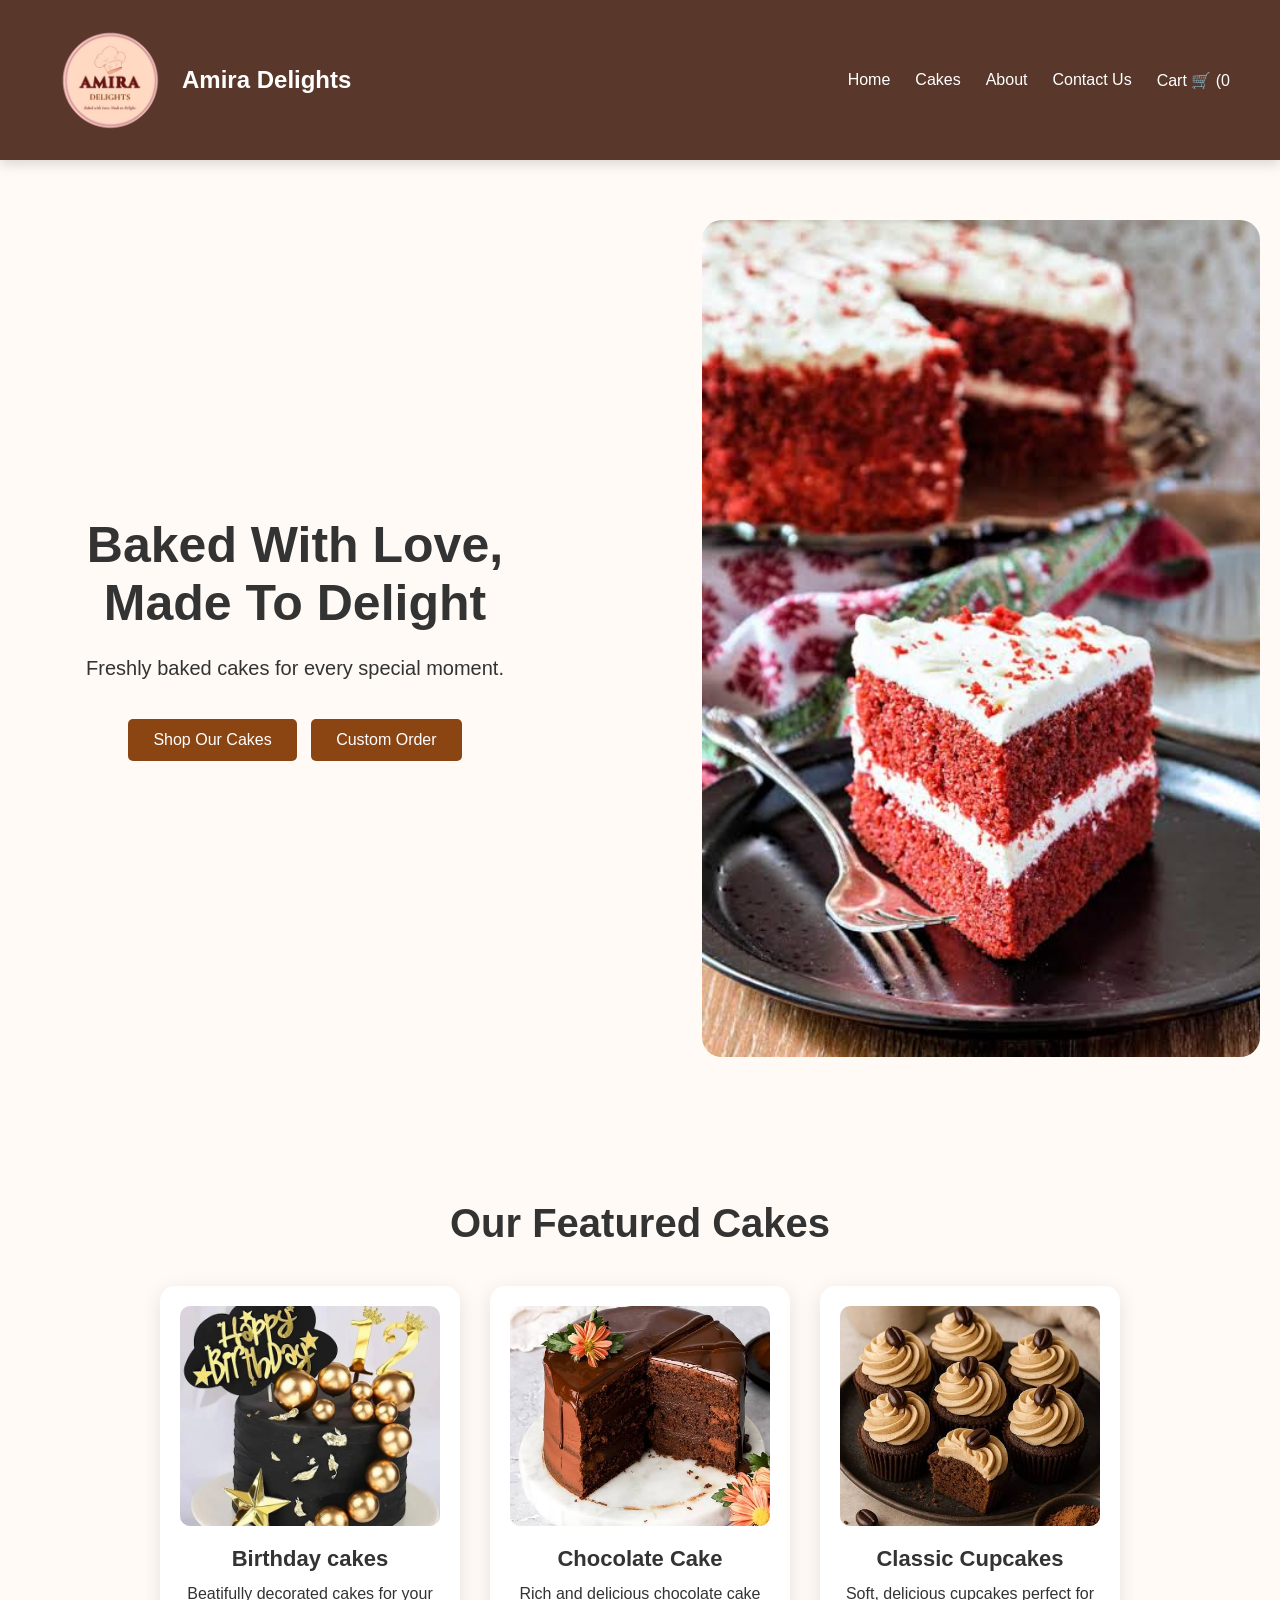
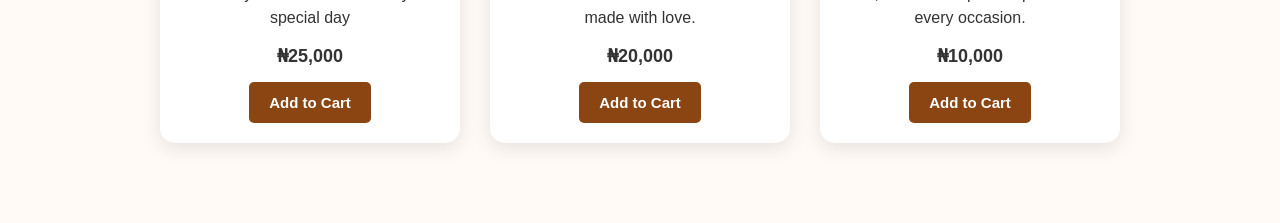
<file: index.html>
<!DOCTYPE html>
<html lang="en">
<head>
    <meta charset="UTF-8">
    <title>Amira Delights</title>
    <link rel="stylesheet" href="style.css">
</head>
<body>
    
    <header>
        <nav>
            <a href="index.html" class="logo">
                <img src="image/logo.png" alt="Amira Delights">
                <span>Amira Delights</span>
            </a>
            <ul>
                <li><a href="index.html">Home</a></li>
                <li><a href="cakes.html">Cakes</a></li>
                <li><a href="about.html">About</a></li>
                <li><a href="contact.html">Contact Us</a></li>
                <li><a href="#cart">Cart 🛒 (<span id="cart-count">0</span></a></li>
            </ul>
        </nav>
    </header>

    <section class="hero">
        <div class="hero-content">
            <h2>Baked With Love, Made To Delight</h2>
            <p>Freshly baked cakes for every special moment.</p>

            <a href="cakes.html">Shop Our Cakes</a>
            <a href="contact.html">Custom Order</a>
        </div>
        <div class="hero-image">
            <img src="image/cakes.jpeg" alt="Beautiful decorated cake"
        </div>
    </section>

    <section class="featured-cakes">
        <h2>Our Featured Cakes</h2>
        <div class="cake-container">
            <div class="cake-card">
                <div class="cake-image">
                    <img src="image/Birthday cake.webp" alt="Birthday cake">
                </div>

                <h3>Birthday cakes</h3>
                <p>Beatifully decorated cakes for your special day</p>
                <span>₦25,000</span>

                <button class="add-to-cart" data-name="Birthday Cake" data-price="25000">Add to Cart</button>
            </div>

            <div class="cake-card">
                <div class="cake-image">
                    <img src="image/chocolate.jpeg" alt="Chocolate Cake">
                </div>

                <h3>Chocolate Cake</h3>
                <p>Rich and delicious chocolate cake made with love.</p>
                <span>₦20,000</span>

                <button class="add-to-cart" data-name="Chocolate Cake" data-price="20000">Add to Cart</button>
            </div>

            <div class="cake-card">
                <div class="cake-image">
                    <img src="image/cup cake.jpeg" alt="Cupcakes">
                </div>

                <h3>Classic Cupcakes</h3>
                <p>Soft, delicious cupcakes perfect for every occasion.</p>
                <span>₦10,000</span>

                <button class="add-to-cart" data-name="Classic Cupcakes" data-price="10000">Add to Cart</button>
            </div>
            
        </div>

    </section>

    <div class="cart-overlay" id="cart-overlay"></div>

    <section class="cart-section" id="cart">

        <div class="cart-header">
            <h2>Your Shopping Cart 🛒</h2>

            <button id="close-cart" aria-label="Close shopping cart">
                &times;
            </button>
        </div>

        <div id="cart-items">
            <p>Your cart is empty.</p>
        </div>

        <h3>Total: ₦<span id="cart-total">0</span></h3>

        <button id="checkout-btn">Proceed to Checkout</button>

    </section>
<script src="script.js"></script>
</body>
</html>
</file>
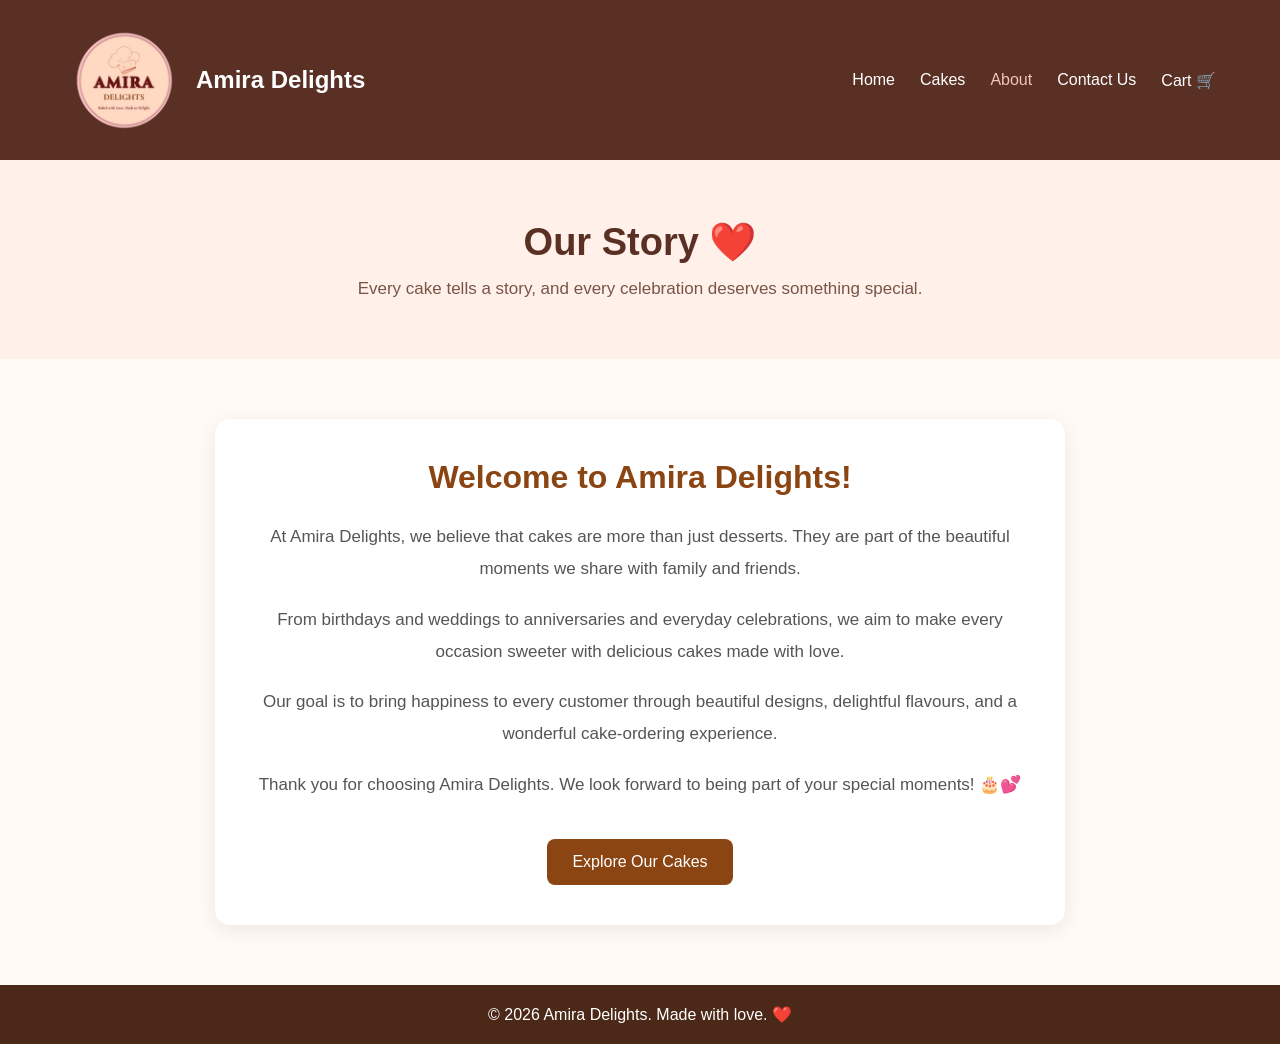
<file: about.html>
<!DOCTYPE html>
<html lang="en">
<head>
    <meta charset="UTF-8">
    <meta name="viewport" content="width=device-width, initial-scale=1.0">

    <title>About Us | Amira Delights</title>

    <link rel="stylesheet" href="style.css">
</head>

<body>

    <nav class="cakes-nav">
        <a href="index.html" class="logo">
                <img src="image/logo.png" alt="Amira Delights">
                <span>Amira Delights</span>
        </a>

        <ul>
            <li><a href="index.html">Home</a></li>
            <li><a href="cakes.html">Cakes</a></li>
            <li><a href="about.html" class="active">About</a></li>
            <li><a href="contact.html">Contact Us</a></li>
            <li><a href="index.html#cart">Cart 🛒</a></li>
        </ul>
    </nav>

    <header class="cakes-hero">
        <h2>Our Story ❤️</h2>
        <p>Every cake tells a story, and every celebration deserves something special.</p>
    </header>

    <section class="about-section">

        <div class="about-content">
            <h2>Welcome to Amira Delights!</h2>

            <p>
                At Amira Delights, we believe that cakes are more than just desserts.
                They are part of the beautiful moments we share with family and friends.
            </p>

            <p>
                From birthdays and weddings to anniversaries and everyday celebrations,
                we aim to make every occasion sweeter with delicious cakes made with love.
            </p>

            <p>
                Our goal is to bring happiness to every customer through beautiful designs,
                delightful flavours, and a wonderful cake-ordering experience.
            </p>

            <p>
                Thank you for choosing Amira Delights. We look forward to being part of
                your special moments! 🎂💕
            </p>

            <a href="cakes.html" class="about-button">Explore Our Cakes</a>
        </div>

    </section>

    <footer class="about-footer">
        <p>&copy; 2026 Amira Delights. Made with love. ❤️</p>
    </footer>

</body>
</html>
</file>
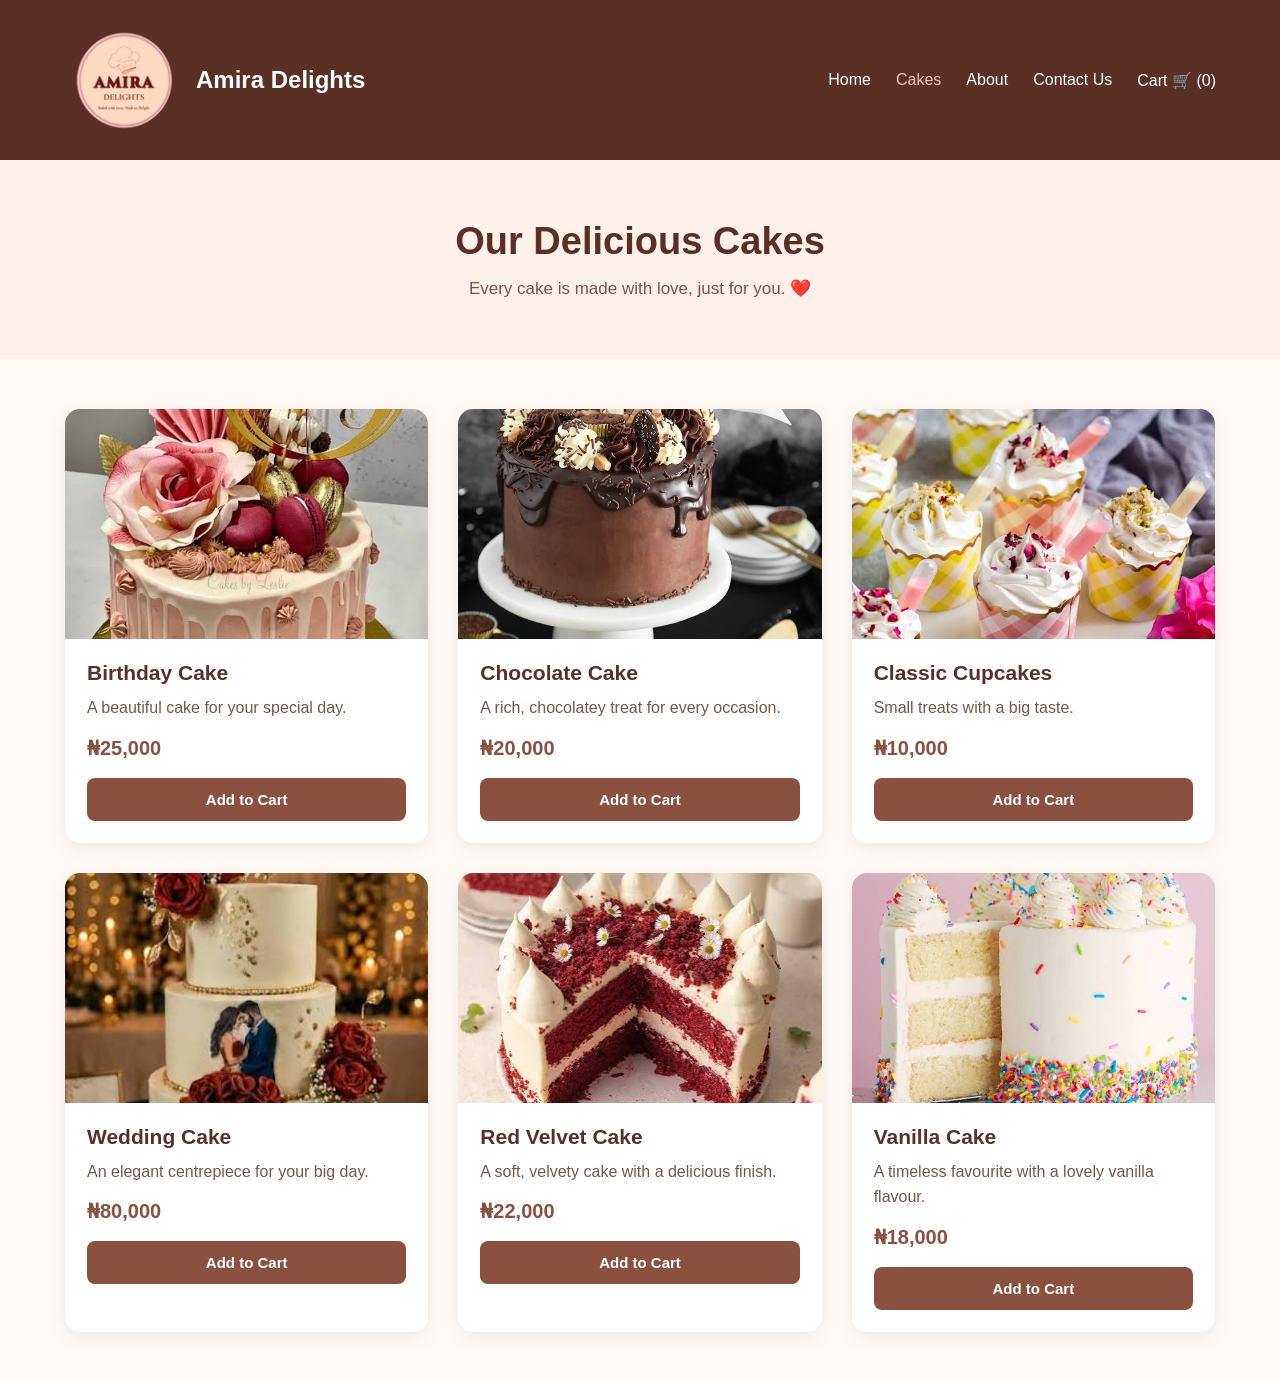
<file: cakes.html>
<!DOCTYPE html>
<html lang="en">
<head>
    <meta charset="UTF-8">
    <meta name="viewport" content="width=device-width, initial-scale=1.0">

    <title>Our Cakes | Amira Delights</title>

    <link rel="stylesheet" href="style.css">
</head>

<body>

    <!-- Navigation -->
    <nav class="cakes-nav">
        <a href="index.html" class="logo">
                <img src="image/logo.png" alt="Amira Delights">
                <span>Amira Delights</span>
        </a>

        <ul>
            <li><a href="index.html">Home</a></li>
            <li><a href="cakes.html" class="active">Cakes</a></li>
            <li><a href="about.html">About</a></li>
            <li><a href="contact.html">Contact Us</a></li>
            <li>
                <a href="#" id="cakes-cart-link">
                    Cart 🛒 (<span id="cakes-cart-count">0</span>)
                </a>
            </li>
        </ul>
    </nav>

    <!-- Page Heading -->
    <header class="cakes-hero">
        <h2>Our Delicious Cakes</h2>
        <p>Every cake is made with love, just for you. ❤️</p>
    </header>

    <!-- Cake Products -->
    <main class="cakes-page">

        <div class="cakes-grid">

            <!-- Birthday Cake -->
            <article class="product-card">
                <img src="image/birth-cake.jpeg"
                     alt="Beautiful birthday cake">

                <div class="product-info">
                    <h3>Birthday Cake</h3>
                    <p>A beautiful cake for your special day.</p>
                    <span class="product-price">₦25,000</span>

                    <button class="add-to-cart"
                            data-name="Birthday Cake"
                            data-price="25000">
                        Add to Cart
                    </button>
                </div>
            </article>

            <!-- Chocolate Cake -->
            <article class="product-card">
                <img src="image/Chocolate-Cake-2.webp"
                     alt="Rich chocolate cake">

                <div class="product-info">
                    <h3>Chocolate Cake</h3>
                    <p>A rich, chocolatey treat for every occasion.</p>
                    <span class="product-price">₦20,000</span>

                    <button class="add-to-cart"
                            data-name="Chocolate Cake"
                            data-price="20000">
                        Add to Cart
                    </button>
                </div>
            </article>

            <!-- Cupcakes -->
            <article class="product-card">
                <img src="image/cupcake.jpeg"
                     alt="Delicious decorated cupcakes">

                <div class="product-info">
                    <h3>Classic Cupcakes</h3>
                    <p>Small treats with a big taste.</p>
                    <span class="product-price">₦10,000</span>

                    <button class="add-to-cart"
                            data-name="Classic Cupcakes"
                            data-price="10000">
                        Add to Cart
                    </button>
                </div>
            </article>

            <!-- Wedding Cake -->
            <article class="product-card">
                <img src="image/wedding cake.jpeg"
                     alt="Elegant wedding cake">

                <div class="product-info">
                    <h3>Wedding Cake</h3>
                    <p>An elegant centrepiece for your big day.</p>
                    <span class="product-price">₦80,000</span>

                    <button class="add-to-cart"
                            data-name="Wedding Cake"
                            data-price="80000">
                        Add to Cart
                    </button>
                </div>
            </article>

            <!-- Red Velvet Cake -->
            <article class="product-card">
                <img src="image/redvelvet.jpeg"
                     alt="Red velvet cake">

                <div class="product-info">
                    <h3>Red Velvet Cake</h3>
                    <p>A soft, velvety cake with a delicious finish.</p>
                    <span class="product-price">₦22,000</span>

                    <button class="add-to-cart"
                            data-name="Red Velvet Cake"
                            data-price="22000">
                        Add to Cart
                    </button>
                </div>
            </article>

            <!-- Vanilla Cake -->
            <article class="product-card">
                <img src="image/vanilla.jpeg"
                     alt="Classic vanilla cake">

                <div class="product-info">
                    <h3>Vanilla Cake</h3>
                    <p>A timeless favourite with a lovely vanilla flavour.</p>
                    <span class="product-price">₦18,000</span>

                    <button class="add-to-cart"
                            data-name="Vanilla Cake"
                            data-price="18000">
                        Add to Cart
                    </button>
                </div>
            </article>

        </div>

    </main>

    <div class="cart-overlay" id="cart-overlay"></div>

    <section class="cart" id="cart">
        <button id="close-cart" class="close-cart">&times;</button>

        <h2>Your Shopping Cart 🛒</h2>

        <div id="cart-items"></div>

        <h3>Total: ₦<span id="cart-total">0</span></h3>

        <button id="checkout-btn">Proceed to Checkout</button>
    </section>

    <script src="cakes.js"></script>

</body>
</html>
</file>
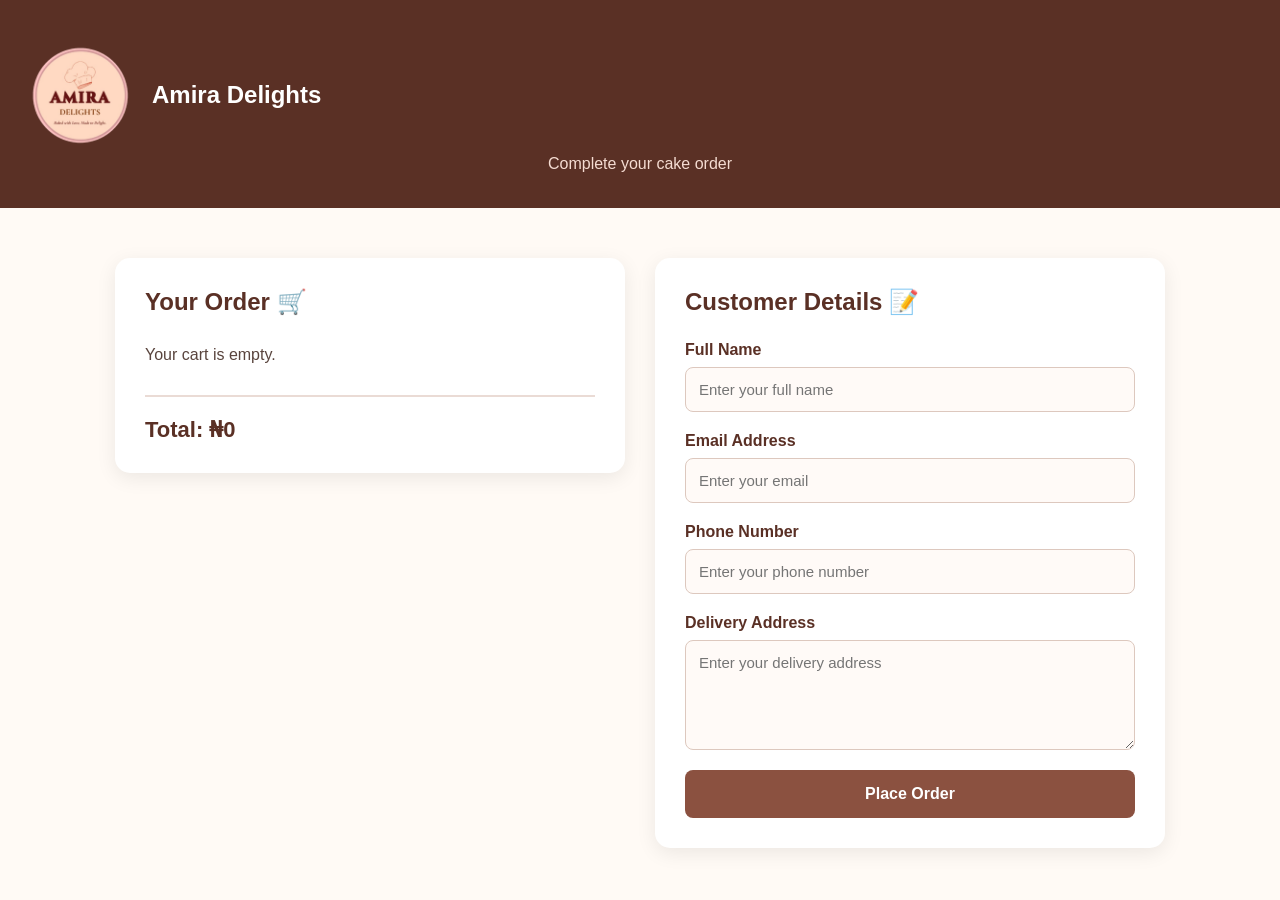
<file: checkout.html>
<!DOCTYPE html>
<html lang="en">
<head>
    <meta charset="UTF-8">
    <meta name="viewport" content="width=device-width, initial-scale=1.0">

    <title>Checkout | Amira Delights</title>

    <link rel="stylesheet" href="style.css">
</head>

<body>

    <header class="checkout-header">
        <a href="index.html" class="logo">
                <img src="image/logo.png" alt="Amira Delights">
                <span>Amira Delights</span>
        </a>
        <p>Complete your cake order</p>
    </header>

    <main class="checkout-container">

        <section class="order-summary">
            <h2>Your Order 🛒</h2>

            <div id="checkout-items">
                <!-- Order items will appear here -->
            </div>

            <h3>
                Total: ₦<span id="checkout-total">0</span>
            </h3>
        </section>

        <section class="customer-details">
            <h2>Customer Details 📝</h2>

            <form id="checkout-form">

                <label for="customer-name">Full Name</label>
                <input
                    type="text"
                    id="customer-name"
                    name="customerName"
                    placeholder="Enter your full name"
                    required
                >

                <label for="customer-email">Email Address</label>
                <input
                    type="email"
                    id="customer-email"
                    name="customerEmail"
                    placeholder="Enter your email"
                    required
                >

                <label for="customer-phone">Phone Number</label>
                <input
                    type="tel"
                    id="customer-phone"
                    name="customerPhone"
                    placeholder="Enter your phone number"
                    required
                >

                <label for="delivery-address">Delivery Address</label>
                <textarea
                    id="delivery-address"
                    name="deliveryAddress"
                    placeholder="Enter your delivery address"
                    required
                ></textarea>

                <button type="submit" id="place-order-btn">
                    Place Order
                </button>

            </form>
        </section>

    </main>

    <script src="checkout.js"></script>

</body>
</html>
</file>
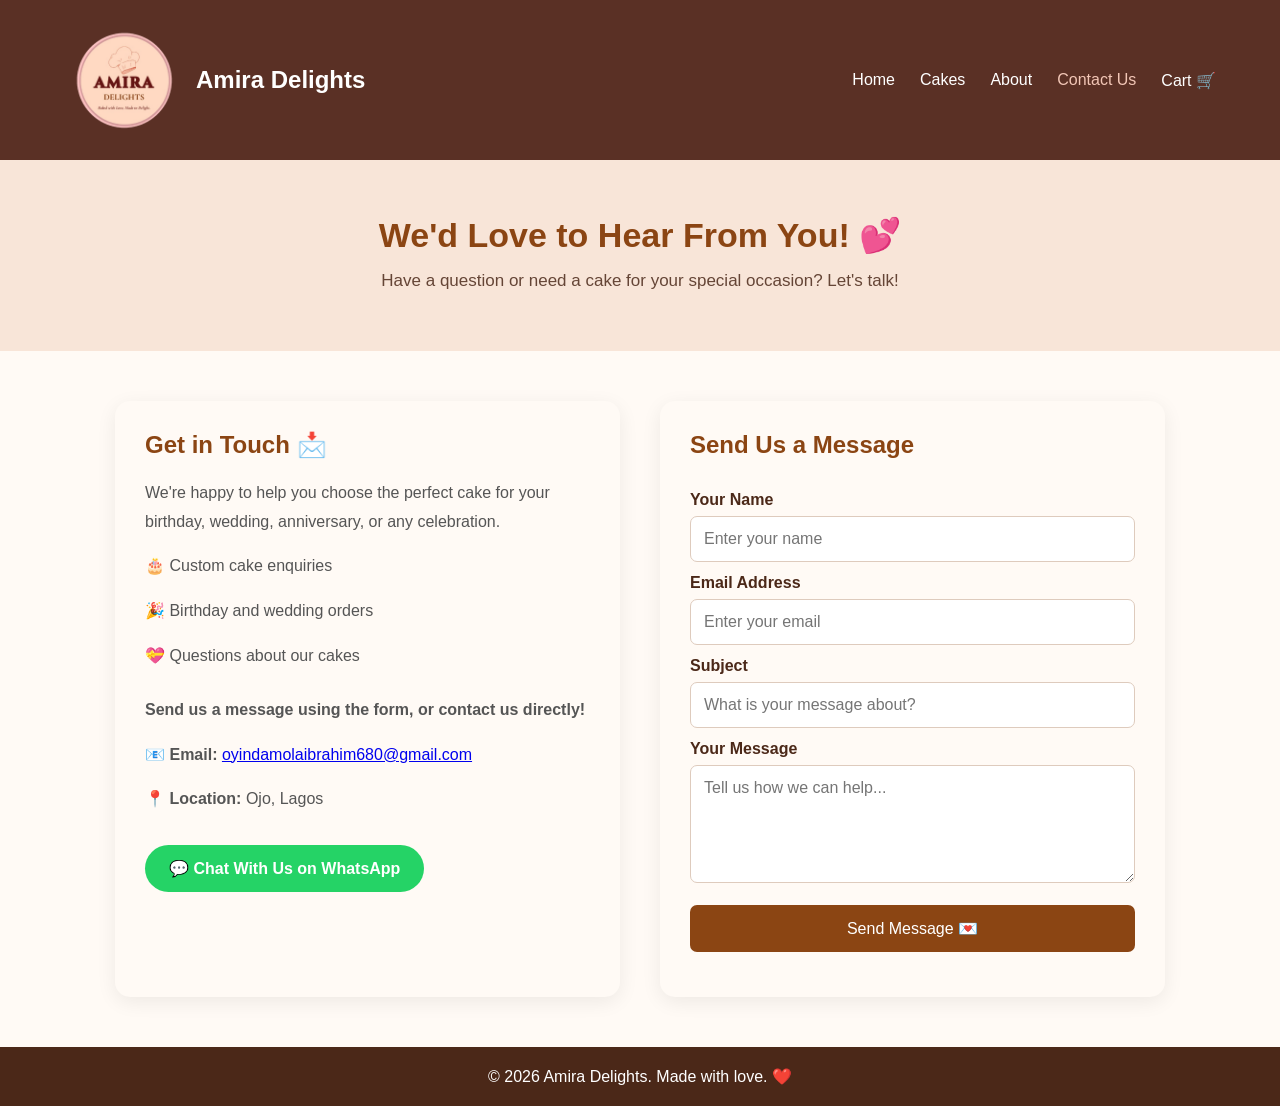
<file: contact.html>
<!DOCTYPE html>
<html lang="en">
<head>
    <meta charset="UTF-8">
    <meta name="viewport" content="width=device-width, initial-scale=1.0">

    <title>Contact Us | Amira Delights</title>

    <link rel="stylesheet" href="style.css">
</head>

<body>

    <!-- Navigation -->
    <nav class="cakes-nav">
        <a href="index.html" class="logo">
                <img src="image/logo.png" alt="Amira Delights">
                <span>Amira Delights</span>
        </a>

        <ul>
            <li><a href="index.html">Home</a></li>
            <li><a href="cakes.html">Cakes</a></li>
            <li><a href="about.html">About</a></li>
            <li><a href="contact.html" class="active">Contact Us</a></li>
            <li><a href="index.html#cart">Cart 🛒</a></li>
        </ul>
    </nav>

    <!-- Contact Hero -->
    <header class="contact-hero">
        <h2>We'd Love to Hear From You! 💕</h2>
        <p>Have a question or need a cake for your special occasion? Let's talk!</p>
    </header>

    <!-- Contact Section -->
    <main class="contact-section">

        <div class="contact-info">
            <h2>Get in Touch 📩</h2>

            <p>
                We're happy to help you choose the perfect cake
                for your birthday, wedding, anniversary, or any celebration.
            </p>

            <p>🎂 Custom cake enquiries</p>
            <p>🎉 Birthday and wedding orders</p>
            <p>💝 Questions about our cakes</p>

            <p class="contact-note">
                Send us a message using the form, or contact us directly!
            </p>

            <!-- Email Contact -->
            <p>
                📧 <strong>Email:</strong>
                <a href="mailto:oyindamolaibrahim680@gmail.com">
                    oyindamolaibrahim680@gmail.com
                </a>
            </p>

            <!-- Business Location -->
            <p>
                📍 <strong>Location:</strong> Ojo, Lagos
            </p>

            <!-- WhatsApp Contact -->
            <a
                href="https://wa.me/2347081578012?text=Hello%20Rikky%20Bakes!%20I%20would%20like%20to%20make%20an%20enquiry."
                target="_blank"
                rel="noopener noreferrer"
                class="whatsapp-button"
            >
                💬 Chat With Us on WhatsApp
            </a>
        </div>

        <div class="contact-form-container">
            <h2>Send Us a Message</h2>

            <form id="contact-form">

                <label for="contact-name">Your Name</label>
                <input
                    type="text"
                    id="contact-name"
                    name="name"
                    placeholder="Enter your name"
                    required
                >

                <label for="contact-email">Email Address</label>
                <input
                    type="email"
                    id="contact-email"
                    name="email"
                    placeholder="Enter your email"
                    required
                >

                <label for="contact-subject">Subject</label>
                <input
                    type="text"
                    id="contact-subject"
                    name="subject"
                    placeholder="What is your message about?"
                    required
                >

                <label for="contact-message">Your Message</label>
                <textarea
                    id="contact-message"
                    name="message"
                    rows="5"
                    placeholder="Tell us how we can help..."
                    required
                ></textarea>

                <button type="submit">Send Message 💌</button>

                <p id="contact-status" aria-live="polite"></p>

            </form>
        </div>

    </main>

    <!-- Footer -->
    <footer class="about-footer">
        <p>&copy; 2026 Amira Delights. Made with love. ❤️</p>
    </footer>

</body>
</html>
</file>
<file: style.css>
* {
    margin: 0;
    padding: 0;
    box-sizing: border-box;
}
body {
    font-family: Arial, sans-serif;
    color: #333;
    background-color: #fffaf5;
}
nav {
    display: flex;
    justify-content: space-between;
    align-items: center;
    padding: 20px 50px;
    background-color: #59382b;
    box-shadow: 0 4px 12px rgba(0, 0, 0, 0.15);
}
nav h1 {
    font-size: 30px;
    color: white;
}

nav ul {
    display: flex;
    gap: 25px;
    list-style: none;
}

nav a {
    text-decoration: none;
    color: white;
    font-size: 16px;
    transition: color 0.3s ease;
}

.hero {
    min-height: 500px;
    display: flex;
    justify-content: space-between;
    align-items: center;
    text-align: center;
    padding: 60px 20px;
    gap: 50px;
}

.hero-content {
    max-width: 550px;
}

.hero h2 {
    font-size: 50px;
    margin-bottom: 20px;
}

.hero p {
    font-size: 20px;
    margin-bottom: 30px;
    line-height: 1.6;
}

.hero a {
    display: inline-block;
    text-decoration: none;
    padding: 12px 25px;
    margin: 5px;
    border-radius: 5px;
    background-color: #8b4513;
    color: white;
}

.hero a:hover{
    background-color: #5c2e0b;
}

.hero-image {
    width: 45%;
}

.hero-image img {
    width: 100%;
    border-radius: 20px;
}

.featured-cakes {
    padding: 80px 8%;
    text-align: center;
}

.featured-cakes > h2 {
    font-size: 40px;
    margin-bottom: 40px;
}

.cake-container {
    display: flex;
    justify-content: center;
    flex-wrap: wrap;
    gap: 30px;
}

.cake-card {
    width: 300px;
    background-color: white;
    padding: 20px;
    border-radius: 15px;
    box-shadow: 0 5px 20px rgba(0, 0, 0, 0.1);
    transition: transform 0.3s ease, box-shadow 0.3s ease;
}

.cake-image {
    width: 100%;
    height: 220px;
    overflow: hidden;
    border-radius: 10px;
}

.cake-image img {
    width: 100%;
    height: 100%;
    object-fit: cover;
    transition: transform 0.4s ease;
}

.cake-card h3 {
    margin: 20px 0 10px;
    font-size: 22px;
}

.cake-card p {
    line-height: 1.5;
    margin-bottom: 15px;
}

.cake-card span {
    display: block;
    font-weight: bold;
    font-size: 18px;
    margin-bottom: 15px;
}

.cake-card button {
    border: none;
    padding: 12px 20px;
    border-radius: 5px;
    cursor: pointer;
    background-color: #8b4513;
    color: white;
    font-size: 15px;
    font-weight: bold;
    transition: 0.3s ease;
}

.cake-card:hover {
    transform: translateY(-10px);
    box-shadow: 0 10px 30px rgba(0, 0, 0, 0.15);
}

.cake-card:hover .cake-image img {
    transform: scale(1.08);
}

.cake-card button:hover {
    background-color: #5c2e0b;
    transform: scale(1.05);
}

@media (max-width: 600px) {
    .cake-container{
        flex-direction: column;
        align-items: center;
    }
}

.cart-section {
    background-color: #fff8f3;
    position: fixed;
    top: 0;
    right: -450px;
    width: 400px;
    max-width: 100%;
    height: 100vh;
    background: #fffaf5;
    padding: 25px;
    box-sizing: border-box;
    overflow-y: auto;
    z-index: 1000;
    transition: right 0.3s ease;
    text-align: left;
}

.cart-section h2 {
    font-size: 32px;
    margin-bottom: 25px;
}

#cart-items {
    max-width: 700px;
    margin: 0 auto 25px;
    margin-bottom: 25px;
}

#cart-items p {
    display: flex;
    justify-content: space-between;
    align-items: center;
    gap: 10px;
    padding: 12px;
    margin-bottom: 10px;
    background-color: white;
    border-radius: 8px;
    box-shadow: 0 2px 8px rgba(0, 0, 0, 0.08);
}

.remove-btn {
    background-color: #b22222;
    color: white;
    border: none;
    padding: 8px 12px;
    border-radius: 5px;
    cursor: pointer;
}

#checkout-btn {
    background-color: #8b4513;
    color: white;
    border: none;
    padding: 14px 25px;
    border-radius: 6px;
    cursor: pointer;
    font-size: 16px;
    margin-top: 20px;
}

#checkout-btn:hover {
    background-color: #5c2e0b;
}

.cart-overlay {
    position: fixed;
    inset: 0;
    background: rgba(0, 0, 0, 0.5);
    opacity: 0;
    visibility: hidden;
    transition: 0.3s;
    z-index: 999;
}

.cart-section.active {
    right: 0;
}

.cart-overlay.active {
    opacity: 1;
    visibility: visible;
}

.cart-header {
    display: flex;
    justify-content: space-between;
    align-items: center;
    gap: 10px;
    margin-bottom: 25px;
}

.cart-header h2 {
    font-size: 24px;
    margin: 0;
}

#close-cart {
    display: block;
    margin-left: auto;
    border: none;
    background: none;
    font-size: 32px;
    cursor: pointer;
}

body.cart-open {
    overflow: hidden;
}

.cart-item {
    display: flex;
    flex-direction: column;
    gap: 12px;
    padding: 18px;
    margin-bottom: 15px;
    background: #ffffff;
    border-radius: 12px;
    box-shadow: 0 3px 10px rgba(0, 0, 0, 0.08);
}

.cart-item p {
    margin: 0;
    line-height: 1.8;
}

.cart-item strong {
    font-size: 17px;
    color: #5a3025;
}

.quantity-controls {
    display: flex;
    align-items: center;
    gap: 12px;
    flex-wrap: wrap;
}

.quantity-controls span {
    font-weight: bold;
    min-width: 20px;
    text-align: center;
}

.quantity-btn {
    width: 35px;
    height: 35px;
    border: none;
    border-radius: 8px;
    background: #f2d5ca;
    color: #5a3025;
    font-size: 20px;
    cursor: pointer;
    transition: 0.3s;
}

.quantity-btn:hover {
    background: #d99b85;
    color: white;
}

.remove-btn {
    border: none;
    background: #fff0ed;
    color: #b33a3a;
    padding: 9px 12px;
    border-radius: 8px;
    cursor: pointer;
    transition: 0.3s;
}

.remove-btn:hover {
    background: #b33a3a;
    color: white;
}

.checkout-header {
    text-align: center;
    padding: 35px 20px;
    background: #5a3025;
    color: white;
}

.checkout-header h1 {
    font-size: 32px;
    margin-bottom: 10px;
}

.checkout-header p {
    font-size: 16px;
    color: #f5dcd2;
}

.checkout-container {
    display: grid;
    grid-template-columns: 1fr 1fr;
    gap: 30px;
    max-width: 1100px;
    margin: 50px auto;
    padding: 0 25px;
    align-items: start;
}

.order-summary,
.customer-details {
    background: #ffffff;
    padding: 30px;
    border-radius: 15px;
    box-shadow: 0 5px 20px rgba(0, 0, 0, 0.08);
}

.order-summary h2,
.customer-details h2 {
    color: #5a3025;
    font-size: 24px;
    margin-bottom: 25px;
}

#checkout-items > div {
    padding: 15px 0;
    border-bottom: 1px solid #eadbd5;
}

#checkout-items p {
    line-height: 1.8;
    color: #59443d;
}

.order-summary h3 {
    margin-top: 25px;
    padding-top: 20px;
    border-top: 2px solid #eadbd5;
    color: #5a3025;
    font-size: 22px;
}

#checkout-form {
    display: flex;
    flex-direction: column;
}

#checkout-form label {
    margin-bottom: 8px;
    color: #5a3025;
    font-weight: bold;
}

#checkout-form input,
#checkout-form textarea {
    width: 100%;
    padding: 13px;
    margin-bottom: 20px;
    border: 1px solid #ddc8be;
    border-radius: 8px;
    box-sizing: border-box;
    font-size: 15px;
    font-family: inherit;
    background: #fffaf7;
    outline: none;
}

#checkout-form input:focus,
#checkout-form textarea:focus {
    border-color: #b87560;
    box-shadow: 0 0 0 3px rgba(184, 117, 96, 0.12);
}

#checkout-form textarea {
    min-height: 110px;
    resize: vertical;
}

#place-order-btn {
    padding: 15px;
    border: none;
    border-radius: 8px;
    background: #8b5140;
    color: white;
    font-size: 16px;
    font-weight: bold;
    cursor: pointer;
    transition: background 0.3s ease;
}

#place-order-btn:hover {
    background: #5a3025;
}

@media (max-width: 768px) {
    .checkout-container {
        grid-template-columns: 1fr;
        margin: 25px auto;
        padding: 0 15px;
        gap: 20px;
    }

    .checkout-header h1 {
        font-size: 26px;
    }

    .order-summary,
    .customer-details {
        padding: 22px;
    }
}

.cakes-nav {
    display: flex;
    justify-content: space-between;
    align-items: center;
    padding: 20px 5%;
    background: #5a3025;
    color: white;
}

.cakes-nav h1 {
    font-size: 26px;
}

.cakes-nav ul {
    display: flex;
    align-items: center;
    gap: 25px;
    list-style: none;
}

.cakes-nav a {
    color: white;
    text-decoration: none;
    transition: color 0.3s;
}

.cakes-nav a:hover,
.cakes-nav a.active {
    color: #f2c6b6;
}

/* Page Heading */

.cakes-hero {
    text-align: center;
    padding: 60px 20px;
    background: #fff0e9;
}

.cakes-hero h2 {
    font-size: 38px;
    color: #5a3025;
    margin-bottom: 15px;
}

.cakes-hero p {
    font-size: 17px;
    color: #795548;
}

.cakes-page {
    max-width: 1200px;
    margin: 50px auto;
    padding: 0 25px;
}

.cakes-grid {
    display: grid;
    grid-template-columns: repeat(3, minmax(0, 1fr));
    gap: 30px;
}

.product-card {
    background: white;
    border-radius: 15px;
    overflow: hidden;
    box-shadow: 0 5px 20px rgba(0, 0, 0, 0.08);
    transition: transform 0.3s, box-shadow 0.3s;
}

.product-card:hover {
    transform: translateY(-6px);
    box-shadow: 0 10px 25px rgba(0, 0, 0, 0.12);
}

.product-card img {
    display: block;
    width: 100%;
    height: 230px;
    object-fit: cover;
}

.product-info {
    padding: 22px;
}

.product-info h3 {
    font-size: 21px;
    color: #5a3025;
    margin-bottom: 10px;
}

.product-info p {
    color: #795548;
    line-height: 1.6;
    margin-bottom: 15px;
}

.product-price {
    display: block;
    font-size: 20px;
    font-weight: bold;
    color: #8b5140;
    margin-bottom: 18px;
}

/* Add to Cart Button */

.product-card .add-to-cart {
    width: 100%;
    padding: 13px;
    border: none;
    border-radius: 8px;
    background: #8b5140;
    color: white;
    font-size: 15px;
    font-weight: bold;
    cursor: pointer;
    transition: background 0.3s;
}

.product-card .add-to-cart:hover {
    background: #5a3025;
}

@media (max-width: 900px) {
    .cakes-grid {
        grid-template-columns: repeat(2, minmax(0, 1fr));
    }

    .cakes-nav ul {
        gap: 15px;
    }
}

@media (max-width: 600px) {
    .cakes-nav {
        flex-direction: column;
        gap: 18px;
    }

    .cakes-nav ul {
        flex-wrap: wrap;
        justify-content: center;
        gap: 15px;
        padding: 0;
    }

    .cakes-hero h2 {
        font-size: 29px;
    }

    .cakes-grid {
        grid-template-columns: 1fr;
    }

    .product-card img {
        height: 250px;
    }
}

#cart {
    position: fixed;
    top: 0;
    right: -450px;
    width: 400px;
    max-width: 100%;
    height: 100vh;
    background: #fffaf5;
    padding: 25px;
    box-sizing: border-box;
    overflow-y: auto;
    z-index: 1000;
    transition: right 0.3s ease;
}

#cart.active {
    right: 0;
}

#cart-overlay {
    position: fixed;
    inset: 0;
    background: rgba(0, 0, 0, 0.5);
    z-index: 999;
    display: none;
}

#cart-overlay.active {
    display: block;
}

#cart .cart-item {
    padding: 12px 0;
    border-bottom: 1px solid #ddd;
}

#cart .quantity-controls {
    display: flex;
    align-items: center;
    gap: 12px;
    margin: 10px 0;
}

#cart .quantity-btn,
#cart .remove-btn,
#checkout-btn {
    cursor: pointer;
    padding: 8px 12px;
    border: none;
    border-radius: 5px;
}

#checkout-btn {
    width: 100%;
    margin-top: 20px;
    background: #8b4513;
    color: white;
    padding: 14px;
}

body.cart-open {
    overflow: hidden;
}

#cart-message {
    position: fixed;
    top: 20px;
    right: 20px;
    background: #8b4513;
    color: white;
    padding: 15px 22px;
    border-radius: 10px;
    box-shadow: 0 4px 15px rgba(0, 0, 0, 0.2);
    z-index: 2000;
    opacity: 0;
    transform: translateX(120%);
    transition: opacity 0.3s ease, transform 0.3s ease;
    pointer-events: none;
}

#cart-message.show {
    opacity: 1;
    transform: translateX(0);
}

/* ABOUT PAGE */

.about-section {
    padding: 60px 20px;
    background: #fffaf5;
    min-height: 400px;
}

.about-content {
    max-width: 850px;
    margin: auto;
    text-align: center;
    background: white;
    padding: 40px;
    border-radius: 15px;
    box-shadow: 0 5px 20px rgba(0, 0, 0, 0.08);
}

.about-content h2 {
    color: #8b4513;
    font-size: 32px;
    margin-bottom: 25px;
}

.about-content p {
    color: #555;
    font-size: 17px;
    line-height: 1.9;
    margin-bottom: 18px;
}

.about-button {
    display: inline-block;
    margin-top: 20px;
    padding: 14px 25px;
    background: #8b4513;
    color: white;
    text-decoration: none;
    border-radius: 8px;
    transition: background 0.3s ease;
}

.about-button:hover {
    background: #63300e;
}

.about-footer {
    text-align: center;
    background: #4b2818;
    color: white;
    padding: 20px;
}

@media (max-width: 600px) {
    .about-content {
        padding: 25px 18px;
    }

    .about-content h2 {
        font-size: 26px;
    }

    .about-content p {
        font-size: 15px;
    }
}

/* CONTACT PAGE */

.contact-hero {
    background: #f8e5d8;
    padding: 55px 20px;
    text-align: center;
}

.contact-hero h2 {
    color: #8b4513;
    font-size: 34px;
    margin-bottom: 12px;
}

.contact-hero p {
    color: #654536;
    font-size: 17px;
    line-height: 1.7;
}

.contact-section {
    display: grid;
    grid-template-columns: 1fr 1fr;
    gap: 40px;
    max-width: 1100px;
    margin: 50px auto;
    padding: 0 25px;
}

.contact-info,
.contact-form-container {
    background: #fffaf5;
    padding: 30px;
    border-radius: 15px;
    box-shadow: 0 5px 20px rgba(0, 0, 0, 0.07);
}

.contact-info h2,
.contact-form-container h2 {
    color: #8b4513;
    margin-bottom: 20px;
}

.contact-info p {
    color: #555;
    line-height: 1.8;
    margin-bottom: 16px;
}

.contact-note {
    margin-top: 25px;
    font-weight: bold;
}

#contact-form {
    display: flex;
    flex-direction: column;
}

#contact-form label {
    margin: 12px 0 7px;
    color: #4b2818;
    font-weight: bold;
}

#contact-form input,
#contact-form textarea {
    width: 100%;
    box-sizing: border-box;
    padding: 13px;
    border: 1px solid #decbbd;
    border-radius: 7px;
    font: inherit;
    background: white;
}

#contact-form input:focus,
#contact-form textarea:focus {
    outline: 2px solid #b77a52;
    border-color: transparent;
}

#contact-form textarea {
    resize: vertical;
}

#contact-form button {
    margin-top: 22px;
    padding: 14px;
    background: #8b4513;
    color: white;
    border: none;
    border-radius: 7px;
    font-size: 16px;
    cursor: pointer;
    transition: background 0.3s ease;
}

#contact-form button:hover {
    background: #63300e;
}

#contact-status {
    margin-top: 15px;
    line-height: 1.6;
}

@media (max-width: 768px) {
    .contact-section {
        grid-template-columns: 1fr;
        margin: 30px auto;
        gap: 25px;
    }

    .contact-hero h2 {
        font-size: 27px;
    }

    .contact-hero p {
        font-size: 15px;
    }
}

/* WhatsApp Contact Button */
.whatsapp-button {
    display: inline-block;
    background-color: #25D366;
    color: white;
    padding: 14px 24px;
    margin-top: 15px;
    border-radius: 30px;
    text-decoration: none;
    font-weight: bold;
    font-size: 16px;
    transition: all 0.3s ease;
}

.whatsapp-button:hover {
    background-color: #128C7E;
    transform: translateY(-3px);
    box-shadow: 0 5px 15px rgba(0, 0, 0, 0.2);
}

.logo {
    display: flex;
    align-items: center;
    gap: 12px;
    text-decoration: none;
    color: #fff;
    font-size: 24px;
    font-weight: bold;
}

.logo img {
    width: 120px;
    height: 120px;
    object-fit: cover;
    border: none;
    border-radius: 50%;
    background: transparent;
    flex-shrink: 0;
}

.logo span {
    white-space: nowrap;
}

/* AMIRA DELIGHTS - MOBILE RESPONSIVE DESIGN */

@media screen and (max-width: 600px) {

    /* Header */
    header nav {
        flex-direction: column;
        gap: 12px;
        padding: 15px 10px;
    }

    .logo {
        font-size: 28px;
    }

    .logo img {
        width: 65px;
        height: 65px;
    }

    nav ul {
        display: flex;
        flex-wrap: wrap;
        justify-content: center;
        gap: 15px;
        padding: 0;
    }

    nav ul li a {
        font-size: 16px;
    }

    /* Hero section */
    .hero {
        flex-direction: column;
        gap: 25px;
        padding: 30px 20px;
        text-align: center;
    }

    .hero-content h2 {
        font-size: 32px;
        line-height: 1.3;
    }

    .hero-content p {
        font-size: 18px;
        line-height: 1.6;
    }

    .hero-image img {
        width: 100%;
        height: auto;
    }

    /* Featured cakes - one per row */
    .cake-container,
    .cakes-container,
    .cake-grid,
    .products-container {
        display: flex;
        flex-direction: column;
        align-items: center;
        gap: 25px;
    }

    .cake-card,
    .product-card {
        width: 100%;
        max-width: 380px;
        box-sizing: border-box;
    }

    /* Cake images */
    .cake-card img,
    .product-card img {
        width: 100%;
        height: 220px;
        object-fit: cover;
    }

    /* Cake text */
    .cake-card h3,
    .product-card h3 {
        font-size: 22px;
    }

    .cake-card p,
    .product-card p {
        font-size: 17px;
        line-height: 1.6;
    }

    .cake-card button,
    .product-card button {
        font-size: 17px;
        padding: 12px 20px;
    }

    /* Section headings */
    h2 {
        font-size: 30px;
    }
}
</file>
